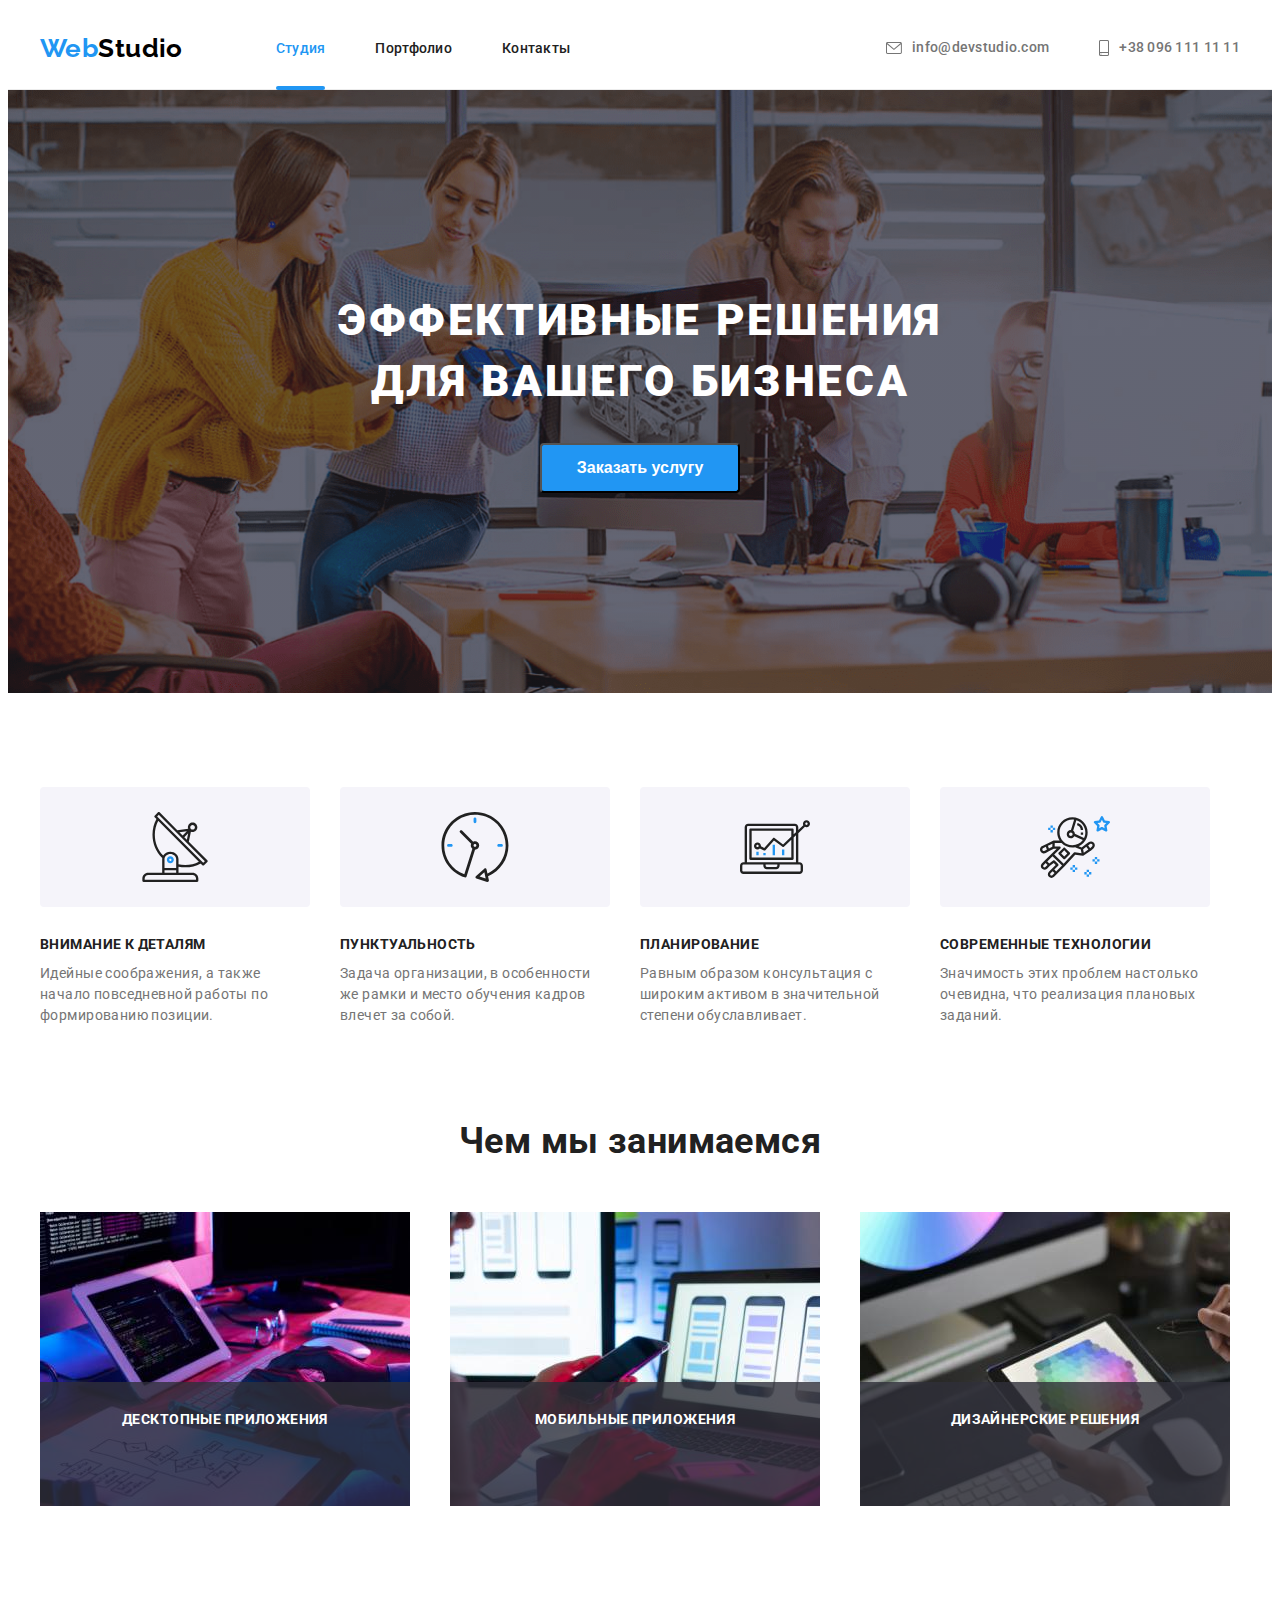
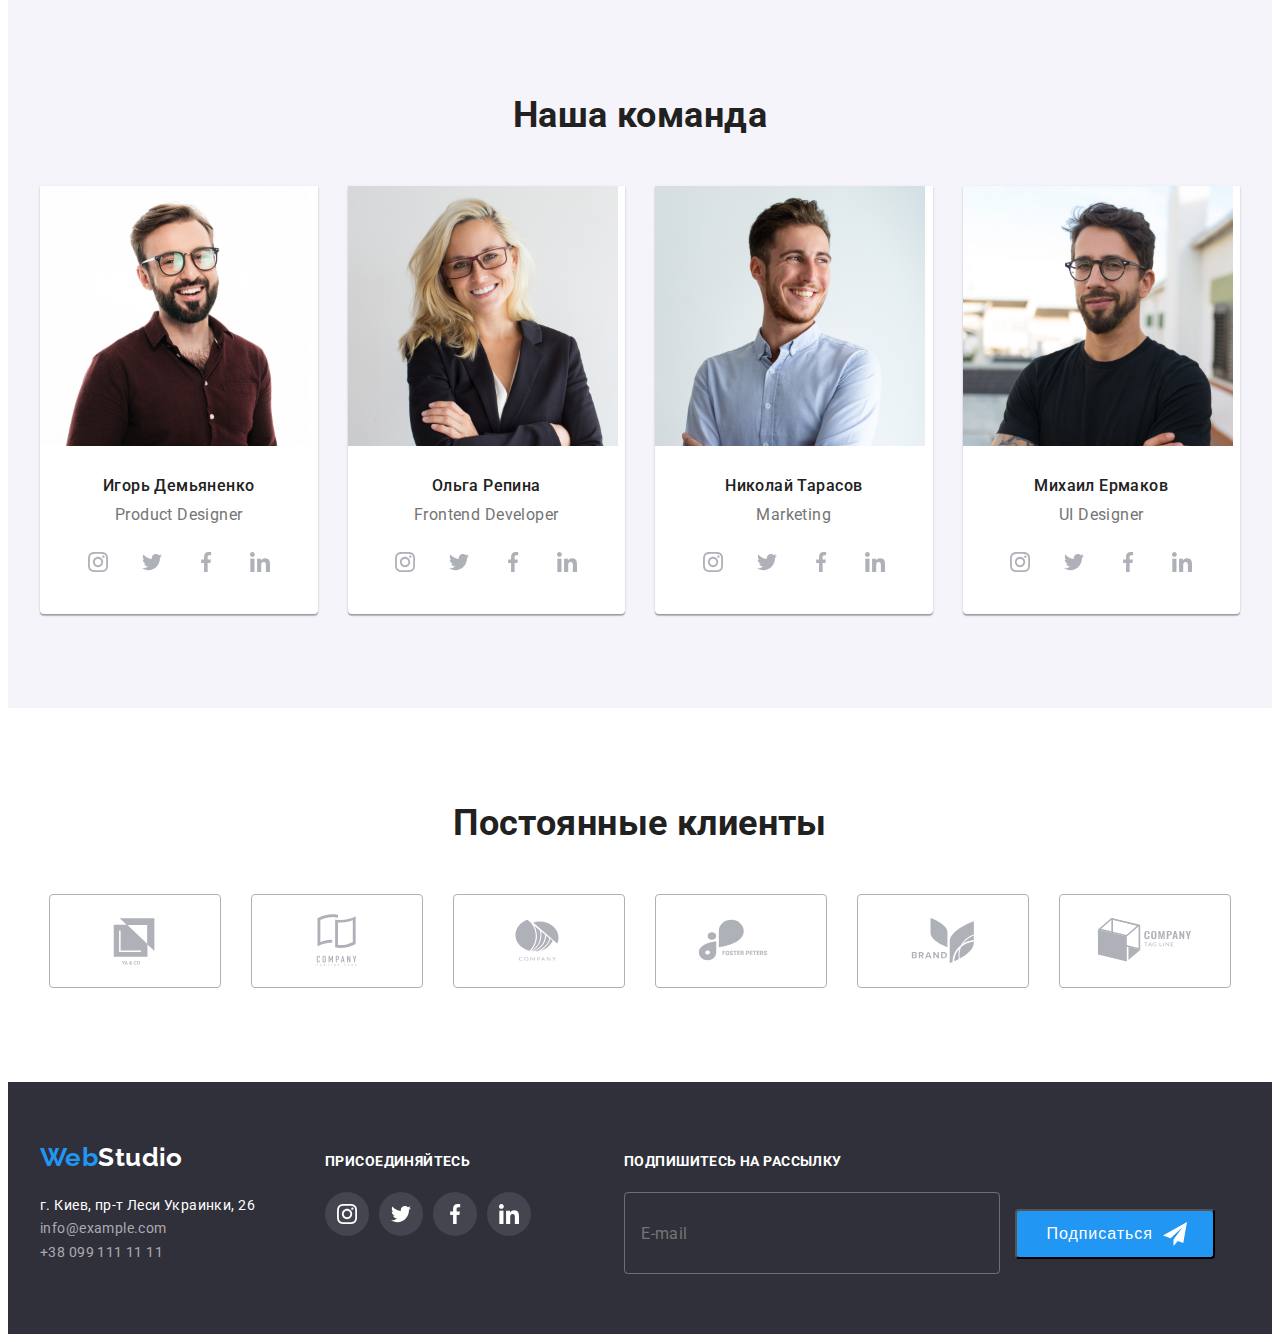
<file: index.html>
<!DOCTYPE html>
<html lang="ru">
  <head>
    <meta charset="UTF-8" />
    <meta http-equiv="X-UA-Compatible" content="IE=edge" />
    <meta name="viewport" content="width=device-width, initial-scale=1.0" />
    <title>Web Studio</title>
    <link
      rel="stylesheet"
      href="https://cdnjs.cloudflare.com/ajax/libs/modern-normalize/1.1.0/modern-normalize.min.css"
      integrity="sha512-wpPYUAdjBVSE4KJnH1VR1HeZfpl1ub8YT/NKx4PuQ5NmX2tKuGu6U/JRp5y+Y8XG2tV+wKQpNHVUX03MfMFn9Q=="
      crossorigin="anonymous"
      referrerpolicy="no-referrer"
    />
    <link
      href="https://fonts.googleapis.com/css2?family=Raleway:wght@700&family=Roboto:wght@400;500;700;900&display=swap"
      rel="stylesheet"
    />
    <link rel="stylesheet" href="./css/styles.css" />
  </head>
  <body>
    <header class="header">
      <div class="container header-container">
        <a href="" class="link logo header-logo"
          ><span class="logo span">Web</span>Studio</a
        >
        <nav>
          <ul class="list header-list">
            <li class="header-item">
              <a href="" class="link current">Студия</a>
            </li>
            <li class="header-item">
              <a href="./portfolio.html" class="link">Портфолио</a>
            </li>
            <li class="header-item"><a href="" class="link">Контакты</a></li>
          </ul>
        </nav>
        <ul class="list header-connect-list">
          <li class="header-connect-mail">
            <a href="mailto:info@devstudio.com" class="link mail-link">
              <svg class="icon mail-icon" width="16" height="12">
                <use href="./images/sprite.svg#icon-envelope"></use>
              </svg>
              info@devstudio.com
            </a>
          </li>
          <li class="header-connect-tel">
            <a href="tel:+380961111111" class="link tel-link">
              <svg class="icon tel-icon" width="10" height="16">
                <use href="./images/sprite.svg#icon-smartphone"></use>
              </svg>
              +38 096 111 11 11
            </a>
          </li>
        </ul>
      </div>
    </header>

    <main>
      <section class="section hero">
        <div class="container hero-container">
          <h1 class="hero-title">
            Эффективные решения <br />
            для вашего бизнеса
          </h1>
          <button type="button" class="hero-btn" data-modal-open>
            Заказать услугу
          </button>
        </div>
      </section>

      <section class="section">
        <div class="container">
          <ul class="list feature-list">
            <li class="feature-item">
              <div class="feature-icon-content">
                <svg class="icon feature-icon" width="70" height="70">
                  <use href="./images/sprite.svg#icon-antenna"></use>
                </svg>
              </div>
              <h3 class="feature-title">Внимание к деталям</h3>
              <p class="feature-text">
                Идейные соображения, а также начало повседневной работы по
                формированию позиции.
              </p>
            </li>
            <li class="feature-item">
              <div class="feature-icon-content">
                <svg class="icon feature-icon" width="70" height="70">
                  <use href="./images/sprite.svg#icon-clock"></use>
                </svg>
              </div>
              <h3 class="feature-title">Пунктуальность</h3>
              <p class="feature-text">
                Задача организации, в особенности же рамки и место обучения
                кадров влечет за собой.
              </p>
            </li>
            <li class="feature-item">
              <div class="feature-icon-content">
                <svg class="icon feature-icon" width="70" height="70">
                  <use href="./images/sprite.svg#icon-diagram"></use>
                </svg>
              </div>
              <h3 class="feature-title">Планирование</h3>
              <p class="feature-text">
                Равным образом консультация с широким активом в значительной
                степени обуславливает.
              </p>
            </li>
            <li class="feature-item">
              <div class="feature-icon-content">
                <svg class="icon feature-icon" width="70" height="70">
                  <use href="./images/sprite.svg#icon-astronaut"></use>
                </svg>
              </div>
              <h3 class="feature-title">Современные технологии</h3>
              <p class="feature-text">
                Значимость этих проблем настолько очевидна, что реализация
                плановых заданий.
              </p>
            </li>
          </ul>
        </div>
      </section>

      <section class="section-about">
        <div class="container">
          <h2 class="about-title">Чем мы занимаемся</h2>
          <ul class="list about-list">
            <li class="about-item">
              <div class="about-wrapper">
                <img
                  src="./images/box-1.jpg"
                  alt="компьютер"
                  width="370"
                  height="294"
                />
                <div class="about-thumb">
                  <p class="lable">Десктопные приложения</p>
                </div>
              </div>
            </li>
            <li class="about-item">
              <div class="about-wrapper">
                <img
                  src="./images/box-2.jpg"
                  alt="смартфон"
                  width="370"
                  height="294"
                />
                <div class="about-thumb">
                  <p class="lable">Мобильные приложения</p>
                </div>
              </div>
            </li>
            <li class="about-item">
              <div class="about-wrapper">
                <img
                  src="./images/box-3.jpg"
                  alt="планшет"
                  width="370"
                  height="294"
                />
                <div class="about-thumb">
                  <p class="lable">Дизайнерские решения</p>
                </div>
              </div>
            </li>
          </ul>
        </div>
      </section>

      <section class="section team">
        <div class="container">
          <h2 class="team-title">Наша команда</h2>
          <ul class="list team-list">
            <li class="team-item">
              <img
                src="./images/img-1.jpg"
                alt="Игорь Демьяненко"
                width="270"
              />
              <div class="container-team">
                <h3 class="team-title-people">Игорь Демьяненко</h3>
                <p class="team-text">Product Designer</p>
                <ul class="list team-list-icon">
                  <li class="item-icon">
                    <a href="" class="link team-link">
                      <svg class="team-icon" width="20" height="20">
                        <use href="./images/sprite.svg#icon-instagram2"></use>
                      </svg>
                    </a>
                  </li>
                  <li class="item-icon">
                    <a href="" class="link team-link"
                      ><svg class="team-icon" width="20" height="20">
                        <use href="./images/sprite.svg#icon-twitter1"></use>
                      </svg>
                    </a>
                  </li>
                  <li class="item-icon">
                    <a href="" class="link team-link"
                      ><svg class="team-icon" width="20" height="20">
                        <use href="./images/sprite.svg#icon-facebook1"></use>
                      </svg>
                    </a>
                  </li>
                  <li class="item-icon">
                    <a href="" class="link team-link"
                      ><svg class="team-icon" width="20" height="20">
                        <use href="./images/sprite.svg#icon-linkedin1"></use>
                      </svg>
                    </a>
                  </li>
                </ul>
              </div>
            </li>
            <li class="team-item">
              <img src="./images/img-2.jpg" alt="Ольга Репина" width="270" />
              <div class="container-team">
                <h3 class="team-title-people">Ольга Репина</h3>
                <p class="team-text">Frontend Developer</p>
                <ul class="list team-list-icon">
                  <li class="item-icon">
                    <a href="" class="link team-link">
                      <svg class="team-icon" width="20" height="20">
                        <use href="./images/sprite.svg#icon-instagram2"></use>
                      </svg>
                    </a>
                  </li>
                  <li class="item-icon">
                    <a href="" class="link team-link"
                      ><svg class="team-icon" width="20" height="20">
                        <use href="./images/sprite.svg#icon-twitter1"></use>
                      </svg>
                    </a>
                  </li>
                  <li class="item-icon">
                    <a href="" class="link team-link"
                      ><svg class="team-icon" width="20" height="20">
                        <use href="./images/sprite.svg#icon-facebook1"></use>
                      </svg>
                    </a>
                  </li>
                  <li class="item-icon">
                    <a href="" class="link team-link"
                      ><svg class="team-icon" width="20" height="20">
                        <use href="./images/sprite.svg#icon-linkedin1"></use>
                      </svg>
                    </a>
                  </li>
                </ul>
              </div>
            </li>
            <li class="team-item">
              <img src="./images/img-3.jpg" alt="Николай Тарасов" width="270" />
              <div class="container-team">
                <h3 class="team-title-people">Николай Тарасов</h3>
                <p class="team-text">Marketing</p>
                <ul class="list team-list-icon">
                  <li class="item-icon">
                    <a href="" class="link team-link">
                      <svg class="team-icon" width="20" height="20">
                        <use href="./images/sprite.svg#icon-instagram2"></use>
                      </svg>
                    </a>
                  </li>
                  <li class="item-icon">
                    <a href="" class="link team-link"
                      ><svg class="team-icon" width="20" height="20">
                        <use href="./images/sprite.svg#icon-twitter1"></use>
                      </svg>
                    </a>
                  </li>
                  <li class="item-icon">
                    <a href="" class="link team-link"
                      ><svg class="team-icon" width="20" height="20">
                        <use href="./images/sprite.svg#icon-facebook1"></use>
                      </svg>
                    </a>
                  </li>
                  <li class="item-icon">
                    <a href="" class="link team-link"
                      ><svg class="team-icon" width="20" height="20">
                        <use href="./images/sprite.svg#icon-linkedin1"></use>
                      </svg>
                    </a>
                  </li>
                </ul>
              </div>
            </li>
            <li class="team-item">
              <img src="./images/img-4.jpg" alt="Михаил Ермаков" width="270" />
              <div class="container-team">
                <h3 class="team-title-people">Михаил Ермаков</h3>
                <p class="team-text">UI Designer</p>
                <ul class="list team-list-icon">
                  <li class="item-icon">
                    <a href="" class="link team-link">
                      <svg class="team-icon" width="20" height="20">
                        <use href="./images/sprite.svg#icon-instagram2"></use>
                      </svg>
                    </a>
                  </li>
                  <li class="item-icon">
                    <a href="" class="link team-link"
                      ><svg class="team-icon" width="20" height="20">
                        <use href="./images/sprite.svg#icon-twitter1"></use>
                      </svg>
                    </a>
                  </li>
                  <li class="item-icon">
                    <a href="" class="link team-link"
                      ><svg class="team-icon" width="20" height="20">
                        <use href="./images/sprite.svg#icon-facebook1"></use>
                      </svg>
                    </a>
                  </li>
                  <li class="item-icon">
                    <a href="" class="link team-link"
                      ><svg class="team-icon" width="20" height="20">
                        <use href="./images/sprite.svg#icon-linkedin1"></use>
                      </svg>
                    </a>
                  </li>
                </ul>
              </div>
            </li>
          </ul>
        </div>
      </section>
      <section class="section our-clients-section">
        <div class="container our-clients-container">
          <h2 class="our-clients-title">Постоянные клиенты</h2>
          <ul class="list our-clients-list">
            <li class="our-clients-item">
              <a href="" class="link our-clients-link"
                ><svg class="icon our-clients-icon" width="106" height="60">
                  <use href="./images/sprite.svg#icon-Logo1"></use>
                </svg>
              </a>
            </li>
            <li class="our-clients-item">
              <a href="" class="link our-clients-link"
                ><svg class="icon our-clients-icon" width="106" height="60">
                  <use href="./images/sprite.svg#icon-Logo2"></use>
                </svg>
              </a>
            </li>
            <li class="our-clients-item">
              <a href="" class="link our-clients-link"
                ><svg class="icon our-clients-icon" width="106" height="60">
                  <use href="./images/sprite.svg#icon-Logo3"></use>
                </svg>
              </a>
            </li>
            <li class="our-clients-item">
              <a href="" class="link our-clients-link"
                ><svg class="icon our-clients-icon" width="106" height="60">
                  <use href="./images/sprite.svg#icon-Logo4"></use>
                </svg>
              </a>
            </li>
            <li class="our-clients-item">
              <a href="" class="link our-clients-link"
                ><svg class="icon our-clients-icon" width="106" height="60">
                  <use href="./images/sprite.svg#icon-Logo5"></use>
                </svg>
              </a>
            </li>
            <li class="our-clients-item">
              <a href="" class="link our-clients-link"
                ><svg class="icon our-clients-icon" width="106" height="60">
                  <use href="./images/sprite.svg#icon-Logo6"></use>
                </svg>
              </a>
            </li>
          </ul>
        </div>
      </section>
    </main>

    <footer class="footer">
      <div class="container footer-container">
        <div class="footer-container-left">
          <a href="" class="link logo-footer"
            ><span class="logo span">Web</span>Studio</a
          >
          <address class="adress">
            <p>г. Киев, пр-т Леси Украинки, 26</p>
            <ul class="list adress">
              <li>
                <a href="mailto:info@example.com" class="link adress-link"
                  >info@example.com</a
                >
              </li>
              <li>
                <a href="tel:+380991111111" class="link adress-link"
                  >+38 099 111 11 11</a
                >
              </li>
            </ul>
          </address>
        </div>
        <div class="footer-container-right">
          <h3 class="footer-title">присоединяйтесь</h3>
          <ul class="list footer-list">
            <li class="footer-item">
              <a href="" class="link footer-link"
                ><svg class="icon footer-icon" width="20" height="20">
                  <use href="./images/sprite.svg#icon-instagram2"></use>
                </svg>
              </a>
            </li>
            <li class="footer-item">
              <a href="" class="link footer-link"
                ><svg class="icon footer-icon" width="20" height="20">
                  <use href="./images/sprite.svg#icon-twitter1"></use>
                </svg>
              </a>
            </li>
            <li class="footer-item">
              <a href="" class="link footer-link"
                ><svg class="icon footer-icon" width="20" height="20">
                  <use href="./images/sprite.svg#icon-facebook1"></use>
                </svg>
              </a>
            </li>
            <li class="footer-item">
              <a href="" class="link footer-link"
                ><svg class="icon footer-icon" width="20" height="20">
                  <use href="./images/sprite.svg#icon-linkedin1"></use>
                </svg>
              </a>
            </li>
          </ul>
        </div>
        <div class="form-footer">
          <form action="#">
            <label for="user_email" class="footer-title"
              >Подпишитесь на рассылку</label
            >
            <input
              type="email"
              name="email"
              id="user_email"
              placeholder="E-mail"
              class="footer-input"
            />
            <div class="form-footer-btn">
              <button type="submit" class="footer-btn">
                Подписаться
                <svg class="form-footer-icon" width="24" height="24">
                  <use href="./images/sprite.svg#icon-send"></use>
                </svg>
              </button>
            </div>
          </form>
        </div>
      </div>
    </footer>
    <div class="backdrop is-hidden" data-modal>
      <div class="modal">
        <button type="button" class="modal-close" data-modal-close>
          <svg class="icon modal-icon" width="11" height="11">
            <use href="./images/sprite.svg#icon-vector"></use>
          </svg>
        </button>
        <p class="modal-title">Оставьте свои данные, мы вам перезвоним</p>
        <form action="#">
          <label class="input-text" for="user-name">Имя</label>
          <div class="input-wrap">
            <input
              type="text"
              class="form-input"
              name="user-name"
              placeholder=" "
              required
              id="user-name"
            />
            <svg class="input-icon" width="18" height="18">
              <use href="./images/sprite.svg#icon-person"></use>
            </svg>
          </div>
          <label class="input-text" for="user-tel">Телефон</label>
          <div class="input-wrap">
            <input
              type="tel"
              class="form-input"
              name="user-tel"
              placeholder=" "
              required
              title="+380 (50) 111-11-11"
              id="user-tel"
            />
            <svg class="input-icon" width="18" height="18">
              <use href="./images/sprite.svg#icon-phone"></use>
            </svg>
          </div>
          <div class="form-field">
            <label class="input-text" for="user-email">Почта</label>
            <div class="input-wrap">
              <input
                type="email"
                class="form-input"
                name="user-email"
                placeholder=" "
                required
                id="user-email"
              />
              <svg class="input-icon" width="18" height="18">
                <use href="./images/sprite.svg#icon-email"></use>
              </svg>
            </div>
          </div>
          <label class="input-text" for="user-text">Комментарий</label>
          <div class="form-field">
            <textarea
              name="user-text"
              id="user-text"
              class="form-text"
              placeholder="Введите текст"
            ></textarea>
          </div>
          <div class="form-field last-child">
            <input
              type="checkbox"
              name="policy"
              id="policy"
              class="policy-check visually-hidden"
            />
            <label for="policy" class="check-text"
              >Соглашаюсь с рассылкой и принимаю
              <span
                ><a href="" class="link check-link">Условия договора</a></span
              >
            </label>
          </div>
          <button type="submit" class="form-field-btn">Отправить</button>
        </form>
      </div>
    </div>
    <script src="./js/modal.js"></script>
  </body>
</html>
</file>
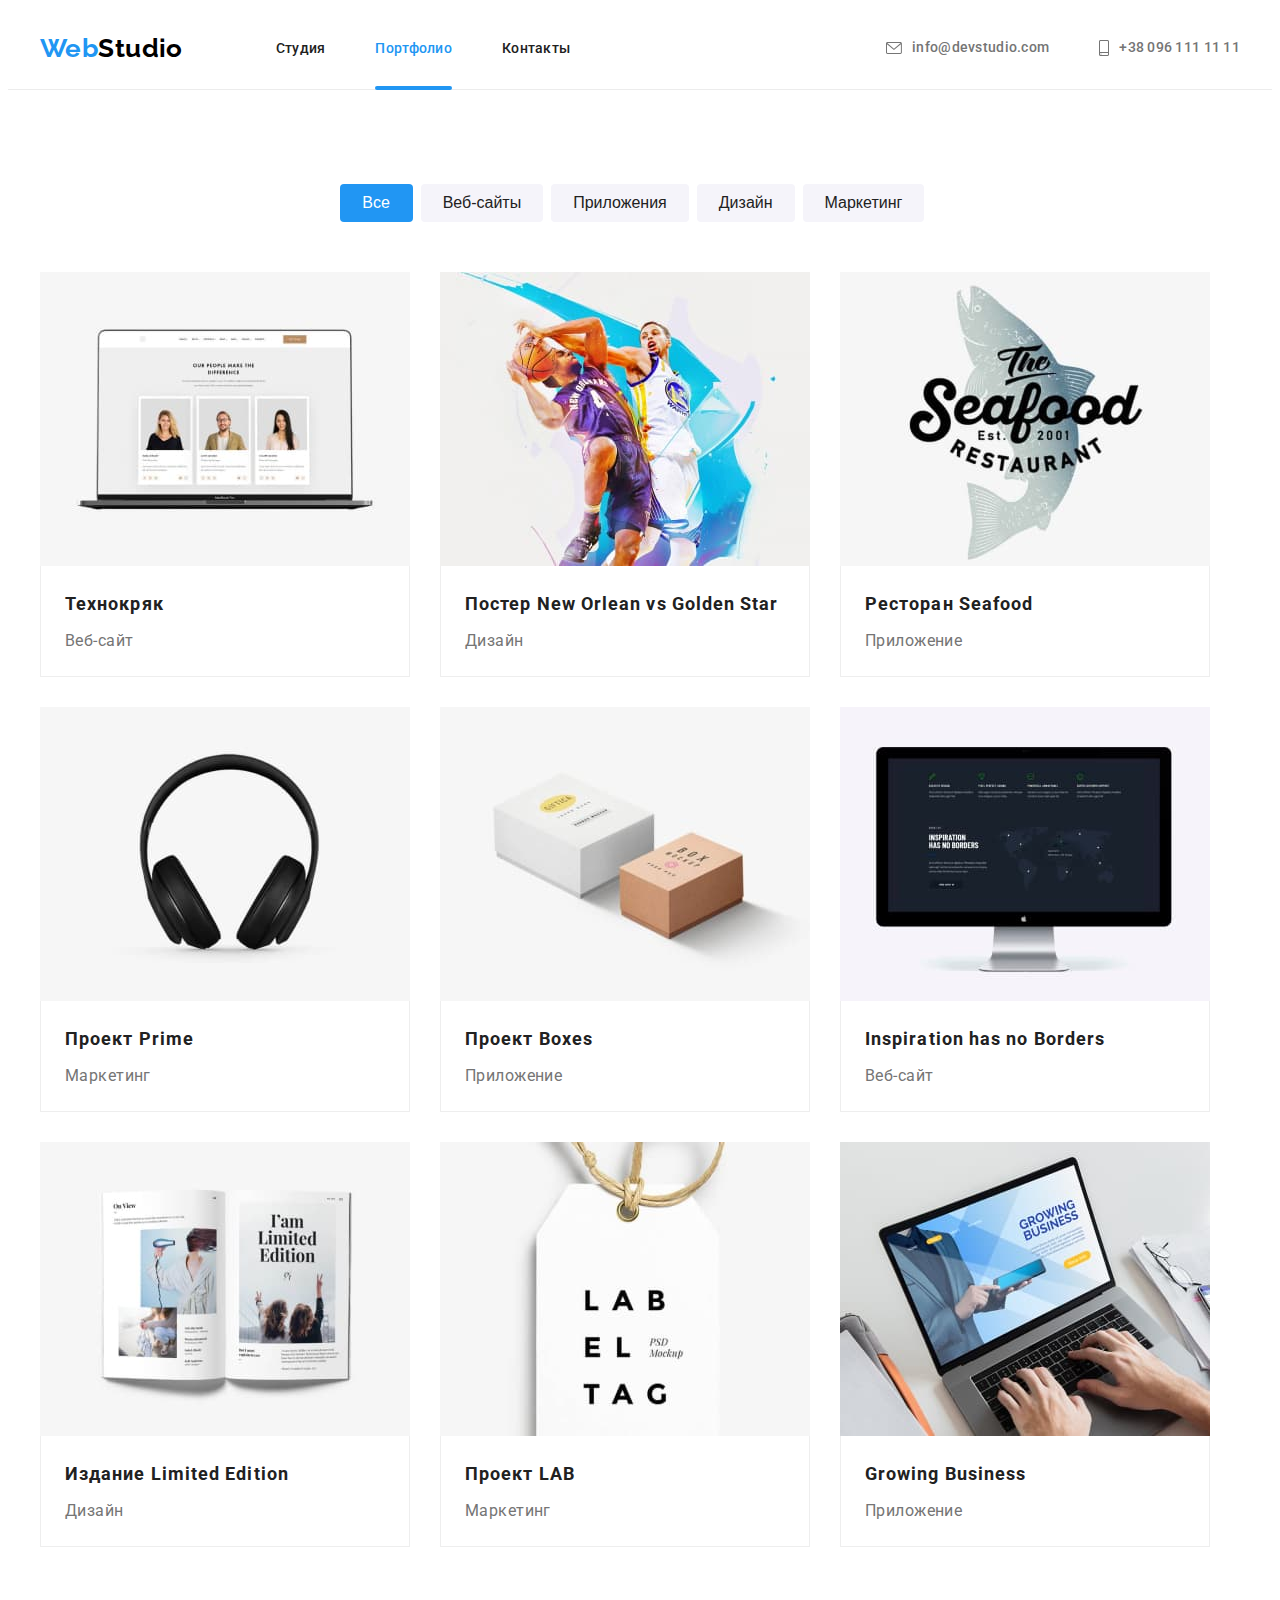
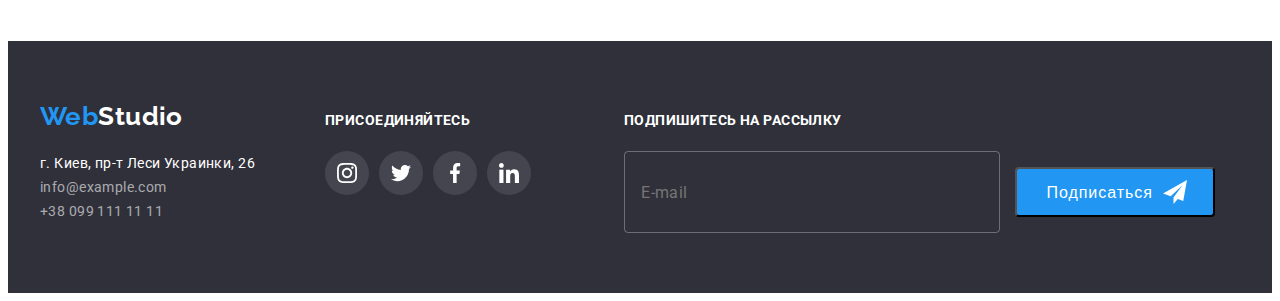
<file: portfolio.html>
<!DOCTYPE html>
<html lang="ru">
  <head>
    <meta charset="UTF-8" />
    <meta http-equiv="X-UA-Compatible" content="IE=edge" />
    <meta name="viewport" content="width=device-width, initial-scale=1.0" />
    <title>Web Studio</title>
    <link
      rel="stylesheet"
      href="https://cdnjs.cloudflare.com/ajax/libs/modern-normalize/1.1.0/modern-normalize.min.css"
      integrity="sha512-wpPYUAdjBVSE4KJnH1VR1HeZfpl1ub8YT/NKx4PuQ5NmX2tKuGu6U/JRp5y+Y8XG2tV+wKQpNHVUX03MfMFn9Q=="
      crossorigin="anonymous"
      referrerpolicy="no-referrer"
    />
    <link
      href="https://fonts.googleapis.com/css2?family=Raleway:wght@700&family=Roboto:wght@400;500;700;900&display=swap"
      rel="stylesheet"
    />
    <link rel="stylesheet" href="./css/styles.css" />
  </head>
  <body>
    <header class="header">
      <div class="container header-container">
        <a href="" class="link logo header-logo"
          ><span class="logo span">Web</span>Studio</a
        >
        <nav>
          <ul class="list header-list">
            <li class="header-item">
              <a href="./index.html" class="link">Студия</a>
            </li>
            <li class="header-item">
              <a href="./portfolio.html" class="link current">Портфолио</a>
            </li>
            <li class="header-item"><a href="" class="link">Контакты</a></li>
          </ul>
        </nav>
        <ul class="list header-connect-list">
          <li class="header-connect-mail">
            <a href="mailto:info@devstudio.com" class="link mail-link">
              <svg class="icon mail-icon" width="16" height="12">
                <use href="./images/sprite.svg#icon-envelope"></use>
              </svg>
              info@devstudio.com
            </a>
          </li>
          <li class="header-connect-tel">
            <a href="tel:+380961111111" class="link tel-link">
              <svg class="icon tel-icon" width="10" height="16">
                <use href="./images/sprite.svg#icon-smartphone"></use>
              </svg>
              +38 096 111 11 11
            </a>
          </li>
        </ul>
      </div>
    </header>
    <main>
      <section class="section portfolio">
        <div class="container">
          <ul class="list portfolio-list-btn">
            <li class="portfolio-btn">
              <button type="button" class="list-button">Все</button>
            </li>
            <li class="portfolio-btn">
              <button type="button" class="portfolio-button">Веб-сайты</button>
            </li>
            <li class="portfolio-btn">
              <button type="button" class="portfolio-button">Приложения</button>
            </li>
            <li class="portfolio-btn">
              <button type="button" class="portfolio-button">Дизайн</button>
            </li>
            <li class="portfolio-btn">
              <button type="button" class="portfolio-button">Маркетинг</button>
            </li>
          </ul>

          <h2 class="visually-hidden">Портфолио</h2>
          <ul class="list portfolio-list">
            <li class="portfolio-item">
              <a href="" class="link portfolio-link portfolio-thumb-link">
                <div class="portfolio-thumb-img">
                  <img
                    src="./images/portfolio/portfolio1.jpg"
                    alt="Сайт"
                    width="370"
                  />
                  <p class="overlay">
                    Технокряк это современная площадка распространения
                    коронавируса. Компании используют эту платформу для
                    цифрового шпионажа и атак на защищённые сервера конкурентов.
                  </p>
                </div>
                <div class="portfolio-container">
                  <h3 class="potfolio-title">Технокряк</h3>
                  <p class="portfolio-text">Веб-сайт</p>
                </div>
              </a>
            </li>
            <li class="portfolio-item">
              <a href="" class="link portfolio-link portfolio-thumb-link">
                <div class="portfolio-thumb-img">
                  <img
                    src="./images/portfolio/portfolio2.jpg"
                    alt="Дизайн постера"
                    width="370"
                  />
                  <p class="overlay">
                    Технокряк это современная площадка распространения
                    коронавируса. Компании используют эту платформу для
                    цифрового шпионажа и атак на защищённые сервера конкурентов.
                  </p>
                </div>
                <div class="portfolio-container">
                  <h3 class="potfolio-title">
                    Постер New Orlean vs Golden Star
                  </h3>
                  <p class="portfolio-text">Дизайн</p>
                </div>
              </a>
            </li>
            <li class="portfolio-item">
              <a href="" class="link portfolio-link portfolio-thumb-link">
                <div class="portfolio-thumb-img">
                  <img
                    src="./images/portfolio/portfolio3.jpg"
                    alt="Дизайн ресторана"
                    width="370"
                  />
                  <p class="overlay">
                    Технокряк это современная площадка распространения
                    коронавируса. Компании используют эту платформу для
                    цифрового шпионажа и атак на защищённые сервера конкурентов.
                  </p>
                </div>
                <div class="portfolio-container">
                  <h3 class="potfolio-title">Ресторан Seafood</h3>
                  <p class="portfolio-text">Приложение</p>
                </div>
              </a>
            </li>
            <li class="portfolio-item">
              <a href="" class="link portfolio-link portfolio-thumb-link">
                <div class="portfolio-thumb-img">
                  <img
                    src="./images/portfolio/portfolio4.jpg"
                    alt="Наушники"
                    width="370"
                  />
                  <p class="overlay">
                    Технокряк это современная площадка распространения
                    коронавируса. Компании используют эту платформу для
                    цифрового шпионажа и атак на защищённые сервера конкурентов.
                  </p>
                </div>
                <div class="portfolio-container">
                  <h3 class="potfolio-title">Проект Prime</h3>
                  <p class="portfolio-text">Маркетинг</p>
                </div>
              </a>
            </li>
            <li class="portfolio-item">
              <a href="" class="link portfolio-link portfolio-thumb-link">
                <div class="portfolio-thumb-img">
                  <img
                    src="./images/portfolio/portfolio5.jpg"
                    alt="Коробки"
                    width="370"
                  />
                  <p class="overlay">
                    Технокряк это современная площадка распространения
                    коронавируса. Компании используют эту платформу для
                    цифрового шпионажа и атак на защищённые сервера конкурентов.
                  </p>
                </div>
                <div class="portfolio-container">
                  <h3 class="potfolio-title">Проект Boxes</h3>
                  <p class="portfolio-text">Приложение</p>
                </div>
              </a>
            </li>
            <li class="portfolio-item">
              <a href="" class="link portfolio-link portfolio-thumb-link">
                <div class="portfolio-thumb-img">
                  <img
                    src="./images/portfolio/portfolio6.jpg"
                    alt="Приложение"
                    width="370"
                  />
                  <p class="overlay">
                    Технокряк это современная площадка распространения
                    коронавируса. Компании используют эту платформу для
                    цифрового шпионажа и атак на защищённые сервера конкурентов.
                  </p>
                </div>
                <div class="portfolio-container">
                  <h3 class="potfolio-title">Inspiration has no Borders</h3>
                  <p class="portfolio-text">Веб-сайт</p>
                </div>
              </a>
            </li>
            <li class="portfolio-item">
              <a href="" class="link portfolio-link portfolio-thumb-link">
                <div class="portfolio-thumb-img">
                  <img
                    src="./images/portfolio/portfolio7.jpg"
                    alt="Журнал"
                    width="370"
                  />
                  <p class="overlay">
                    Технокряк это современная площадка распространения
                    коронавируса. Компании используют эту платформу для
                    цифрового шпионажа и атак на защищённые сервера конкурентов.
                  </p>
                </div>
                <div class="portfolio-container">
                  <h3 class="potfolio-title">Издание Limited Edition</h3>
                  <p class="portfolio-text">Дизайн</p>
                </div>
              </a>
            </li>
            <li class="portfolio-item">
              <a href="" class="link portfolio-link portfolio-thumb-link">
                <div class="portfolio-thumb-img">
                  <img
                    src="./images/portfolio/portfolio8.jpg"
                    alt="Ярлык"
                    width="370"
                  />
                  <p class="overlay">
                    Технокряк это современная площадка распространения
                    коронавируса. Компании используют эту платформу для
                    цифрового шпионажа и атак на защищённые сервера конкурентов.
                  </p>
                </div>
                <div class="portfolio-container">
                  <h3 class="potfolio-title">Проект LAB</h3>
                  <p class="portfolio-text">Маркетинг</p>
                </div>
              </a>
            </li>
            <li class="portfolio-item">
              <a href="" class="link portfolio-link portfolio-thumb-link">
                <div class="portfolio-thumb-img">
                  <img
                    src="./images/portfolio/portfolio9.jpg"
                    alt="Ноутбук"
                    width="370"
                  />
                  <p class="overlay">
                    Технокряк это современная площадка распространения
                    коронавируса. Компании используют эту платформу для
                    цифрового шпионажа и атак на защищённые сервера конкурентов.
                  </p>
                </div>
                <div class="portfolio-container">
                  <h3 class="potfolio-title">Growing Business</h3>
                  <p class="portfolio-text">Приложение</p>
                </div>
              </a>
            </li>
          </ul>
        </div>
      </section>
    </main>

    <footer class="footer">
      <div class="container footer-container">
        <div class="footer-container-left">
          <a href="" class="link logo-footer"
            ><span class="logo span">Web</span>Studio</a
          >
          <address class="adress">
            <p>г. Киев, пр-т Леси Украинки, 26</p>
            <ul class="list adress">
              <li>
                <a href="mailto:info@example.com" class="link adress-link"
                  >info@example.com</a
                >
              </li>
              <li>
                <a href="tel:+380991111111" class="link adress-link"
                  >+38 099 111 11 11</a
                >
              </li>
            </ul>
          </address>
        </div>
        <div class="footer-container-right">
          <h3 class="footer-title">присоединяйтесь</h3>
          <ul class="list footer-list">
            <li class="footer-item">
              <a href="" class="link footer-link"
                ><svg class="icon footer-icon" width="20" height="20">
                  <use href="./images/sprite.svg#icon-instagram2"></use>
                </svg>
              </a>
            </li>
            <li class="footer-item">
              <a href="" class="link footer-link"
                ><svg class="icon footer-icon" width="20" height="20">
                  <use href="./images/sprite.svg#icon-twitter1"></use>
                </svg>
              </a>
            </li>
            <li class="footer-item">
              <a href="" class="link footer-link"
                ><svg class="icon footer-icon" width="20" height="20">
                  <use href="./images/sprite.svg#icon-facebook1"></use>
                </svg>
              </a>
            </li>
            <li class="footer-item">
              <a href="" class="link footer-link"
                ><svg class="icon footer-icon" width="20" height="20">
                  <use href="./images/sprite.svg#icon-linkedin1"></use>
                </svg>
              </a>
            </li>
          </ul>
        </div>
        <div class="form-footer">
          <form action="#">
            <label for="user_email" class="footer-title"
              >Подпишитесь на рассылку</label
            >
            <input
              type="email"
              name="email"
              id="user_email"
              placeholder="E-mail"
              class="footer-input"
            />
            <div class="form-footer-btn">
              <button type="submit" class="footer-btn">
                Подписаться
                <svg class="form-footer-icon" width="24" height="24">
                  <use href="./images/sprite.svg#icon-send"></use>
                </svg>
              </button>
            </div>
          </form>
        </div>
      </div>
    </footer>
    <script src="./js/modal.js"></script>
  </body>
</html>
</file>
<file: css/styles.css>
/* цвет основного текста #212121 */
/* вторичный цвет #757575 */
/* белый №FFFFFF */
/* акцент #2196F3 */
/* вторичный цвет фона #F5F4FA */

:root {
  --primary-text-color: #212121;
  --secondary-text-color: #757575;
  --accent-color: #2196f3;
  --primary-white-color: #ffffff;
  --first-bg-color: #2f303a;
  --secondary-bg-color: #f5f4fa;
}

p,
h1,
h2,
h3,
h4,
h5,
h6 {
  margin: 0;
}

ul {
  margin: 0;
  padding: 0;
}

body {
  background-color: var(--primary-white-color);
  color: var(--secondary-text-color);
  font-family: Roboto, sans-serif;
  letter-spacing: 0.03em;
  font-weight: 400;
  font-size: 14px;
  line-height: 1.5;
  text-align: left;
  vertical-align: top;
}

textarea {
  outline: none;
}

/* button,
input {
  outline: none;
} */

.container {
  width: 1200px;
  padding-left: 15px;
  padding-right: 15px;
  margin: 0 auto;
}

.header {
  border-bottom: 1px solid #ececec;
}

.header-container {
  display: flex;
  align-items: center;
}

.header-connect-list {
  display: flex;
  align-items: center;
  margin-left: auto;
}

.header-connect-mail {
  margin-right: 50px;
}

.header-logo {
  margin-right: 93px;
}

.header-list {
  display: flex;
  align-items: baseline;
}

.header-item:not(:last-child) {
  margin-right: 50px;
}

img {
  display: block;
  max-width: 100%;
  height: auto;
}

.section {
  padding-top: 94px;
  padding-bottom: 94px;
}

/* Hero */
.hero {
  background-image: linear-gradient(
      to right,
      rgba(47, 48, 58, 0.4),
      rgba(47, 48, 58, 0.4)
    ),
    url(../images/background-img.png);
  background-repeat: no-repeat;
  background-position: center;
  background-size: cover;
  max-width: 1600px;
  margin: 0 auto;
  padding-top: 200px;
  padding-bottom: 200px;
  background-color: #c4c4c4;
}

.hero-title {
  color: var(--primary-white-color);
  font-weight: 900;
  font-size: 44px;
  line-height: 1.4;
  text-align: center;
  vertical-align: top;
  letter-spacing: 0.06em;
  text-transform: uppercase;
}

.hero-btn,
.form-field-btn {
  color: var(--primary-white-color);
  background-color: var(--accent-color);
  cursor: pointer;
  min-width: 200px;
  min-height: 50px;
  border-radius: 4px;
  display: block;
  margin: 30px auto 0;
  font-size: 16px;
  font-weight: 700;
  outline: none;
  transition: backgound-color, box-shadow 250ms cubic-bezier(0.4, 0, 0.2, 1);
}

.hero-btn:hover,
.hero-btn:focus,
.form-field-btn:hover,
.form-field-btn:focus {
  background-color: #188ce8;
  box-shadow: 0px 3px 1px rgba(0, 0, 0, 0.1), 0px 1px 2px rgba(0, 0, 0, 0.08),
    0px 2px 2px rgba(0, 0, 0, 0.12);
}
.list {
  list-style: none;
}

.link {
  text-decoration: none;
  color: var(--secondary-text-color);
}

.mail-link,
.tel-link {
  font-weight: 500;
  line-height: 1.14;
  letter-spacing: 0.02em;
  display: flex;
  align-items: center;
  transition: color 250ms cubic-bezier(0.4, 0, 0.2, 1);
}

.mail-link:hover,
.mail-link:focus,
.tel-link:hover,
.tel-link:focus {
  color: var(--accent-color);
}

/* Logo */
.logo {
  color: #000000;
  font-family: Raleway, sans-serif;
  font-weight: 700;
  font-size: 26px;
  text-decoration: none;
  line-height: 1.2;
}
.logo.span {
  color: var(--accent-color);
}

/* Site nav */
.header-list .link {
  color: var(--primary-text-color);
  font-weight: 500;
  font-size: 14px;
  line-height: 1.2;
  letter-spacing: 0.02em;
  padding-top: 32px;
  padding-bottom: 32px;
  display: block;
  transition: color 250ms cubic-bezier(0.4, 0, 0.2, 1),
    background-color 250ms cubic-bezier(0.4, 0, 0.2, 1);
}

.header-list .link:hover,
.header-list .link:focus,
.header-list .link:active {
  color: var(--accent-color);
  background-color: #fff;
}

.header-list .link.current {
  color: var(--accent-color);
  position: relative;
}

.link.current::after {
  content: "";
  display: flex;
  background-color: var(--accent-color);
  height: 4px;
  border-radius: 2px;
  width: 100%;
  position: absolute;
  left: 0;
  bottom: -1px;
}

/* Features */

.feature-list {
  display: flex;
}

.feature-item {
  width: 270px;
}
.feature-item:not(:last-child) {
  margin-right: 30px;
}

.feature-list .feature-title {
  color: var(--primary-text-color);
  font-weight: 700;
  font-size: 14px;
  line-height: 1.14;
  text-align: left;
  text-transform: uppercase;
  margin-bottom: 10px;
}

/* Examples */
.section-about {
  padding-top: 0;
  padding-bottom: 94px;
}

.about-list {
  display: flex;
  flex-wrap: wrap;
  margin-right: -30px;
}

.about-item {
  flex-basis: calc((100% - 3 * 30px) / 3);
  margin-right: 30px;
}

.about-title,
.team-title,
.our-clients-title {
  color: var(--primary-text-color);
  font-weight: 700;
  font-size: 36px;
  line-height: 1.17;
  text-align: center;
  margin-bottom: 50px;
}

.about-wrapper {
  position: relative;
}

.about-thumb {
  position: absolute;
  width: 370px;
  height: 70px;
  left: 0;
  bottom: 0;
  background: rgba(47, 48, 58, 0.8);
  padding: 27px 0;

  text-align: center;
  text-transform: uppercase;
  font-weight: 700;
  color: #fff;
}

/* Team */

.team-item {
  flex-basis: calc((100% - 4 * 30px) / 4);
  margin-right: 30px;
  box-shadow: 0px 1px 3px rgb(0 0 0 / 12%), 0px 1px 1px rgb(0 0 0 / 14%),
    0px 2px 1px rgb(0 0 0 / 20%);
  border-radius: 0px 0px 4px 4px;
  background: #ffffff;
}
.team-title-people {
  font-weight: 500;
  font-size: 16px;
  line-height: 1.19;
  text-align: center;
  margin-bottom: 10px;
}

.container-team {
  padding-top: 30px;
  padding-bottom: 30px;
  /* margin-bottom: 16px; */
}

.team {
  color: var(--primary-text-color);
  background-color: var(--secondary-bg-color);
}

.team-text {
  color: var(--secondary-text-color);
  font-size: 16px;
  line-height: 1.19;
  text-align: center;
  margin-bottom: 16px;
}

/* .team-title {
  text-align: center;
} */

/* Button */
.button {
  color: var(--primary-text-color);
  background-color: #f5f4fa;
  font-weight: 700;
  font-size: 16px;
  line-height: 1.9;
  text-align: center;
  vertical-align: middle;
  letter-spacing: 0.06em;
  cursor: pointer;
  min-width: 200px;
  min-height: 50px;
  transition: color 250ms cubic-bezier(0.4, 0, 0.2, 1),
    background-color 250ms cubic-bezier(0.4, 0, 0.2, 1);
}

.button:hover,
.button:focus {
  color: var(--primary-white-color);
  background-color: var(--accent-color);
}

.list-button {
  color: var(--primary-white-color);
  background-color: var(--accent-color);
  font-weight: 500;
  font-size: 16px;
  line-height: 1.62;
  text-align: center;
  min-width: 73px;
  min-height: 38px;
  border-radius: 4px;
  border: none;
  padding: 6px 22px;
  transition: box-shadow 250ms cubic-bezier(0.4, 0, 0.2, 1);
}

.list-button:hover,
.list-button:focus {
  box-shadow: 0px 3px 1px rgba(0, 0, 0, 0.1), 0px 1px 2px rgba(0, 0, 0, 0.08),
    0px 2px 2px rgba(0, 0, 0, 0.12);
}

.portfolio-button {
  color: var(--primary-text-color);
  background-color: var(--secondary-bg-color);
  font-weight: 500;
  font-size: 16px;
  line-height: 1.62;
  text-align: center;
  min-width: 73px;
  min-height: 38px;
  border-radius: 4px;
  border: none;
  padding: 6px 22px;
  transition: color 250ms cubic-bezier(0.4, 0, 0.2, 1),
    background-color 250ms cubic-bezier(0.4, 0, 0.2, 1),
    box-shadow 250ms cubic-bezier(0.4, 0, 0.2, 1);
}

.portfolio-button:hover,
.portfolio-button:focus {
  color: var(--primary-white-color);
  background-color: var(--accent-color);
  box-shadow: 0px 3px 1px rgba(0, 0, 0, 0.1), 0px 1px 2px rgba(0, 0, 0, 0.08),
    0px 2px 2px rgba(0, 0, 0, 0.12);
}

/* Adress */
.footer {
  background-color: var(--first-bg-color);
  color: var(--primary-white-color);
  padding-top: 60px;
  padding-bottom: 60px;
  display: flex;
  flex-direction: row;
}

.logo-footer {
  color: #fff;
  font-family: Raleway, sans-serif;
  font-weight: 700;
  font-size: 26px;
  text-decoration: none;
  line-height: 1.2;
}
span.logo.span {
  margin-bottom: 100px;
}
address {
  color: #ffffff;
  background-color: var(--first-bg-color);
  font-style: normal;
  margin-top: 20px;
}
.adress a {
  color: white;
  text-decoration: none;
}

a.adress-link {
  font-weight: 400;
  font-size: 14px;
  line-height: 1.71;
  text-align: left;
  color: rgba(255, 255, 255, 0.6);
}

address p {
  font-weight: 400;
  font-size: 14px;
  line-height: 1.71;
}

/* Portfolio */
.visually-hidden {
  position: absolute;
  white-space: nowrap;
  width: 1px;
  height: 1px;
  overflow: hidden;
  border: 0;
  padding: 0;
  clip: rect(0 0 0 0);
  clip-path: inset(50%);
  margin: -1px;
}

.portfolio-list-btn {
  display: flex;
  align-items: center;
  flex-wrap: wrap;
  margin-bottom: 50px;
  justify-content: center;
  flex-basis: calc((100% - 5 * 8px) / 5);
}

.portfolio-list-btn:not(:last-child) {
  margin-right: 8px;
}

.portfolio-btn {
  min-width: 73px;
  min-height: 38px;
  margin-right: 8px;
}

.portfolio-list {
  display: flex;
  align-items: center;
  flex-wrap: wrap;
  margin-right: -30px;
  margin-bottom: -30px;
}

.portfolio-item {
  margin-right: 30px;
  margin-bottom: 30px;
  width: 370px;
  background-color: #fff;
}

/* .portfolio-link {
  border: 1px solid #eeeeee;
} */

.portfolio-link {
  display: block;
  align-items: center;
  transition: box-shadow 250ms cubic-bezier(0.4, 0, 0.2, 1);
  /* position: relative;
  overflow: hidden; */
}
.portfolio-link:hover,
.portfolio-link:focus {
  box-shadow: 0px 1px 1px rgba(0, 0, 0, 0.12), 0px 4px 4px rgba(0, 0, 0, 0.06),
    1px 4px 6px rgba(0, 0, 0, 0.16);
}

/* .portfolio-item:hover,
.portfolio-item:focus {
  border: solid 1px #eeeeee;
  box-shadow: inset 1px 4px 6px 0px #00000029, inset 0px 4px 4px 0px #0000000f,
    inset 0px 1px 1px 0px #0000001f;
} */

.portfolio-container {
  padding: 20px 24px;
  border-left: 1px solid #eeeeee;
  border-right: 1px solid #eeeeee;
  border-bottom: 1px solid #eeeeee;
}

.portfolio-thumb-img {
  position: relative;
  overflow: hidden;
}

.overlay {
  position: absolute;
  width: 100%;
  height: 100%;
  left: 0;
  top: 0;
  transform: translateY(100%);
  transition: backgound-color 250ms cubic-bezier(0.4, 0, 0.2, 1),
    transform 250ms cubic-bezier(0.4, 0, 0.2, 1);
  font-size: 18px;
  line-height: 1.56;
  color: #fff;
  padding: 63px 24px;
  align-items: center;
  opacity: 0;
}

.portfolio-thumb-link:hover .overlay,
.portfolio-thumb-link:focus .overlay {
  background-color: rgba(33, 150, 243, 0.9);
  transform: translateY(0);
  opacity: 1;
}

.potfolio-title {
  font-weight: 700;
  font-size: 18px;
  line-height: 2;
  letter-spacing: 0.06em;
  color: var(--primary-text-color);
  margin-bottom: 4px;
}

.portfolio-text {
  font-size: 16px;
  line-height: 1.88;
  color: var(--secondary-text-color);
}

/* Our-clients */

.our-clients-link {
  width: 170px;
  height: 92px;
  background-color: #ffffff;
  display: flex;
  justify-content: center;
  align-items: center;
  border-radius: 4px;
  border: 1px solid #afb1b8;
  fill: #afb1b8;
  transition: fill 250ms cubic-bezier(0.4, 0, 0.2, 1),
    border 250ms cubic-bezier(0.4, 0, 0.2, 1);
}

.our-clients-link:hover,
.our-clients-link:focus {
  fill: #2196f3;
  border: 1px solid #2196f3;
}

.our-clients-list {
  display: flex;
  justify-content: center;
}

/* .our-clients-link:not(:last-child) {
  margin-right: 30px;
} */

/* .our-clients-item {
  padding: 16px 32px;
} */

.our-clients-item:not(:last-child) {
  margin-right: 30px;
}

/* .our-clients-icon {
    justify-content: center;
    fill: #AFB1B8;
} */

/* .icon {
  display: inline-block;
  width: 1em;
  height: 1em;
  stroke-width: 0;
  stroke: currentColor;
  fill: currentColor;
} */

/* .icon:hover {
  fill: #03a9f4;
} */

.mail-icon,
.tel-icon {
  margin-right: 10px;
  fill: currentColor;
}

/* .mail-icon:hover,
.tel-icon:hover {
  fill: var(--accent-color);
} */

.feature-icon-content {
  width: 270px;
  height: 120px;
  border-radius: 4px;
  background: var(--secondary-bg-color);
  display: flex;
  align-items: center;
  justify-content: center;
  margin-bottom: 30px;
}
/* .feature-icon {
  width: 70px;
  height: 70px;
} */

.social-links {
  display: flex;
  justify-content: center;
  align-items: center;
  fill: #afb1b8;
}

.social-links-list {
  display: flex;
  flex-wrap: wrap;
  fill: currentColor;
}

.team-link {
  width: 44px;
  height: 44px;
  background-color: #ffffff;
  display: flex;
  justify-content: center;
  align-items: center;
  border-radius: 50%;
  color: #afb1b8;
  transition: background-color 250ms cubic-bezier(0.4, 0, 0.2, 1),
    color 250ms cubic-bezier(0.4, 0, 0.2, 1);
}

.team-link:hover,
.team-link:focus,
.team-link:active {
  background-color: var(--accent-color);
  color: var(--primary-white-color);
}

.team-icon {
  fill: currentColor;
}

.team-list-icon {
  display: flex;
  justify-content: center;
}

.item-icon {
  width: 44px;
  height: 44px;
  justify-content: center;
}

/* .team-icon:hover,
.footer-icon:hover {
  fill: #fff;
} */

.item-icon:not(:last-child) {
  margin-right: 10px;
}

.team-list {
  display: flex;
  flex-wrap: wrap;
  margin-right: -30px;
}

.team-item {
  flex-basis: calc((100% - 4 * 30px) / 4);
  margin-right: 30px;
  box-shadow: 0px 1px 3px rgb(0 0 0 / 12%), 0px 1px 1px rgb(0 0 0 / 14%),
    0px 2px 1px rgb(0 0 0 / 20%);
  border-radius: 0px 0px 4px 4px;
  background: #ffffff;
}

.footer-container {
  display: flex;
  flex-wrap: wrap;
  align-items: baseline;
}

.footer-container-left {
  margin-right: 70px;
}

.footer-title {
  font-size: 14px;
  font-weight: 700;
  text-transform: uppercase;
  color: var(--primary-white-color);
  margin-bottom: 20px;
}

.footer-list {
  display: flex;
}

.footer-item:not(:last-child) {
  margin-right: 10px;
}

.footer-icon {
  fill: #ffffff;
}

.form-footer-icon {
  position: absolute;
  display: block;
  top: 50%;
  left: 148px;
  transform: translateY(-50%);
}

.footer-link {
  width: 44px;
  height: 44px;
  background-color: rgba(255, 255, 255, 0.1);
  display: flex;
  justify-content: center;
  align-items: center;
  border-radius: 50%;
  color: #afb1b8;
  transition: background-color 250ms cubic-bezier(0.4, 0, 0.2, 1);
}

.footer-link:hover,
.footer-link:focus {
  background-color: #2196f3;
}

.backdrop {
  position: fixed;
  top: 0;
  width: 100vw;
  height: 100vh;
  border: 1px solid rgba(0, 0, 0, 0.1);
  background-color: rgba(0, 0, 0, 0.2);
  transition: opacity 500ms, visibility 500ms;
}

.backdrop.is-hidden .modal {
  transform: scale(0.5);
  transition: transform 250ms;
}

.modal {
  width: 528px;
  min-height: 581px;
  background-color: #fff;
  box-shadow: 0px 1px 3px rgba(0, 0, 0, 0.12), 0px 1px 1px rgba(0, 0, 0, 0.14),
    0px 2px 1px rgba(0, 0, 0, 0.2);
  border-radius: 4px;
  position: absolute;
  top: 50%;
  left: 50%;
  transform: translate(-50%, -50%) scale(1);
  transition: transform 500ms;
  padding: 40px;
}

.modal-close {
  width: 30px;
  height: 30px;
  background-color: #ffffff;
  border: 1px solid rgba(0, 0, 0, 0.1);
  border-radius: 50%;
  display: flex;
  align-items: center;
  justify-content: center;
  position: absolute;
  top: 8px;
  right: 8px;
}

.modal-icon {
  fill: currentColor;
  transition: fill 250ms cubic-bezier(0.4, 0, 0.2, 1);
}

.modal-icon:hover {
  fill: var(--accent-color);
}

.is-hidden {
  opacity: 0;
  pointer-events: none;
  visibility: hidden;
}

.form-footer {
  display: flex;
  flex-direction: row;
  margin-left: 93px;
}

.footer-input {
  width: 358px;
  height: 50px;
  border-radius: 4px;
  background-color: transparent;
  padding: 15px 0 15px 16px;
  font-family: inherit;
  margin-right: 12px;
  border: 1px solid rgba(255, 255, 255, 0.3);
  font-size: 16px;
  line-height: 1.25;
  letter-spacing: 0.03em;
  color: rgba(255, 255, 255, 0.6);
  cursor: pointer;
}

.footer-input:hover::placeholder,
.footer-input:focus::placeholder {
  color: rgba(255, 255, 255, 0.6);
}

.form-footer-btn {
  position: relative;
  display: inline-flex;
  align-items: center;
}

.footer-btn {
  min-width: 200px;
  min-height: 50px;
  background: #2196f3;
  border-radius: 4px;
  font-size: 16px;
  line-height: 1.87;
  text-align: center;
  letter-spacing: 0.06em;
  color: #ffffff;
  cursor: pointer;
  padding-left: 29px;
  text-align-last: left;
}

.form-footer label {
  display: flex;
  flex-direction: column;
  margin-bottom: 20px;
  font-size: 14px;
  font-weight: 700;
  text-transform: uppercase;
  color: var(--primary-white-color);
  margin-bottom: 20px;
}

.modal-title {
  font-weight: 700;
  font-size: 20px;
  line-height: 1;
  text-align: center;
  letter-spacing: 0.03em;
  color: var(--primary-text-color);
  margin-bottom: 2px;
}

.form-field {
  margin-bottom: 10px;
}

.last-child {
  margin-top: 20px;
}

.input-wrap {
  position: relative;
}

.form-input {
  width: 100%;
  height: 40px;
  border: 1px solid rgba(33, 33, 33, 0.2);
  border-radius: 4px;
  padding-left: 42px;
  color: var(--primary-text-color);
  outline: none;
  transition: border-color 250ms cubic-bezier(0.4, 0, 0.2, 1);
}

.form-input:focus,
.form-text:focus {
  border-color: var(--accent-color);
}

.input-icon {
  position: absolute;
  left: 12px;
  top: 50%;
  transform: translateY(-50%);
  fill: var(--primary-text-color);
  transition: fill 250ms cubic-bezier(0.4, 0, 0.2, 1);
}

.form-input:focus + .input-icon {
  fill: var(--accent-color);
}

.form-icon {
  position: absolute;
  top: 50%;
  left: 15px;
  transform: translateY(-50%);
  fill: currentColor;
  display: inline-block;
}

.form-input::placeholder {
  color: var(--primary-text-color);
}

.input-icon:hover {
  fill: var(--accent-color);
}

.input-text {
  display: block;
  font-size: 12px;
  color: var(--secondary-text-color);
  margin-top: 10px;
  margin-bottom: 4px;
}

.form-text {
  width: 100%;
  height: 138px;
  border: 1px solid rgba(33, 33, 33, 0.2);
  border-radius: 4px;
  padding: 12px 16px;
  color: var(--primary-text-color);
  resize: none;
  transition: border-color 250ms cubic-bezier(0.4, 0, 0.2, 1);
}

.form-text::placeholder {
  color: var(--secondary-text-color);
  font-size: 12px;
}

.check-text {
  font-size: 14px;
  line-height: 1.7;
  color: var(--secondary-text-color);
  display: flex;
  align-items: center;
  margin-bottom: 20px;
}

.check-text::before {
  content: "";
  width: 16px;
  height: 15px;
  border: 2px solid var(--primary-text-color);
  border-radius: 2px;
  margin-right: 7px;
}

.policy-check:checked + .check-text::before {
  border: none;
  background-image: url(../images/icon-check.svg);
  background-repeat: no-repeat;
  background-position: center;
  background-size: cover;
}

.check-link {
  font-size: 14px;
  line-height: 1.71;
  text-decoration-line: underline;
  color: #2196f3;
  margin-left: 5px;
}
</file>
